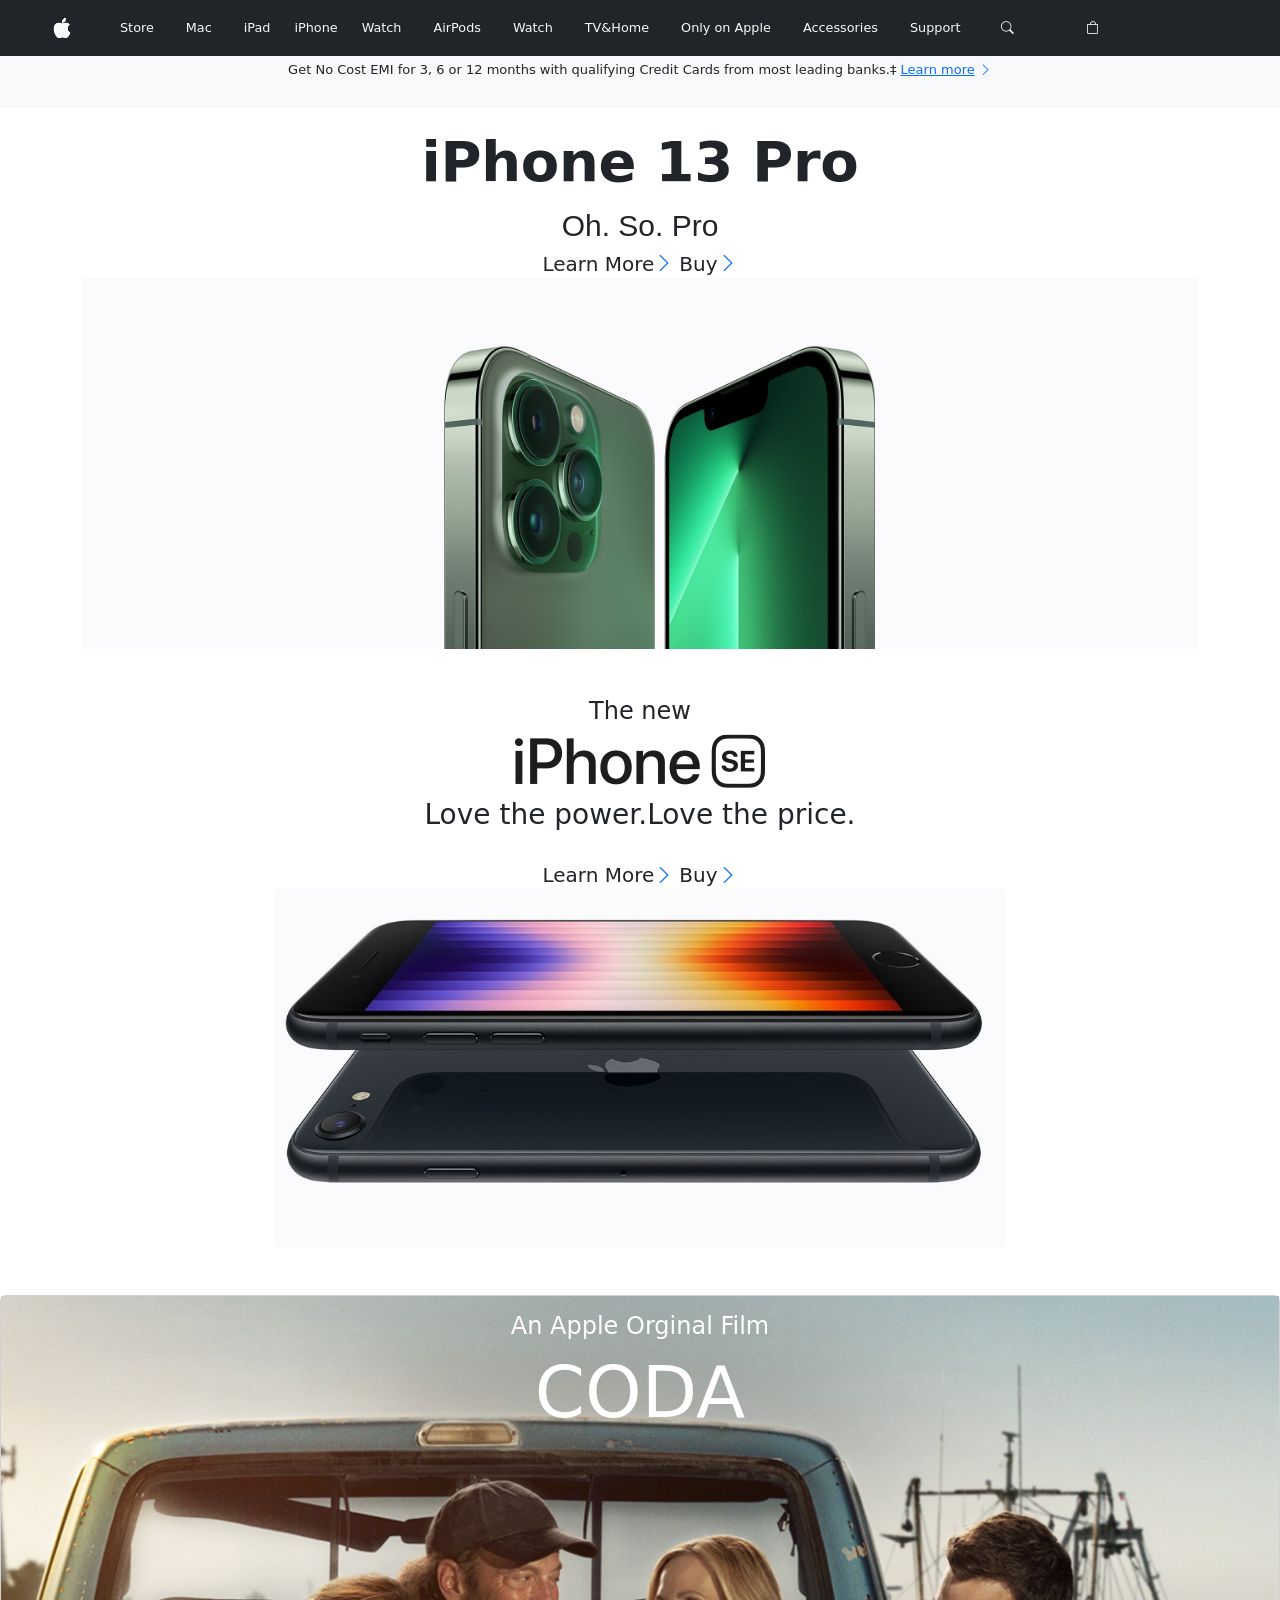
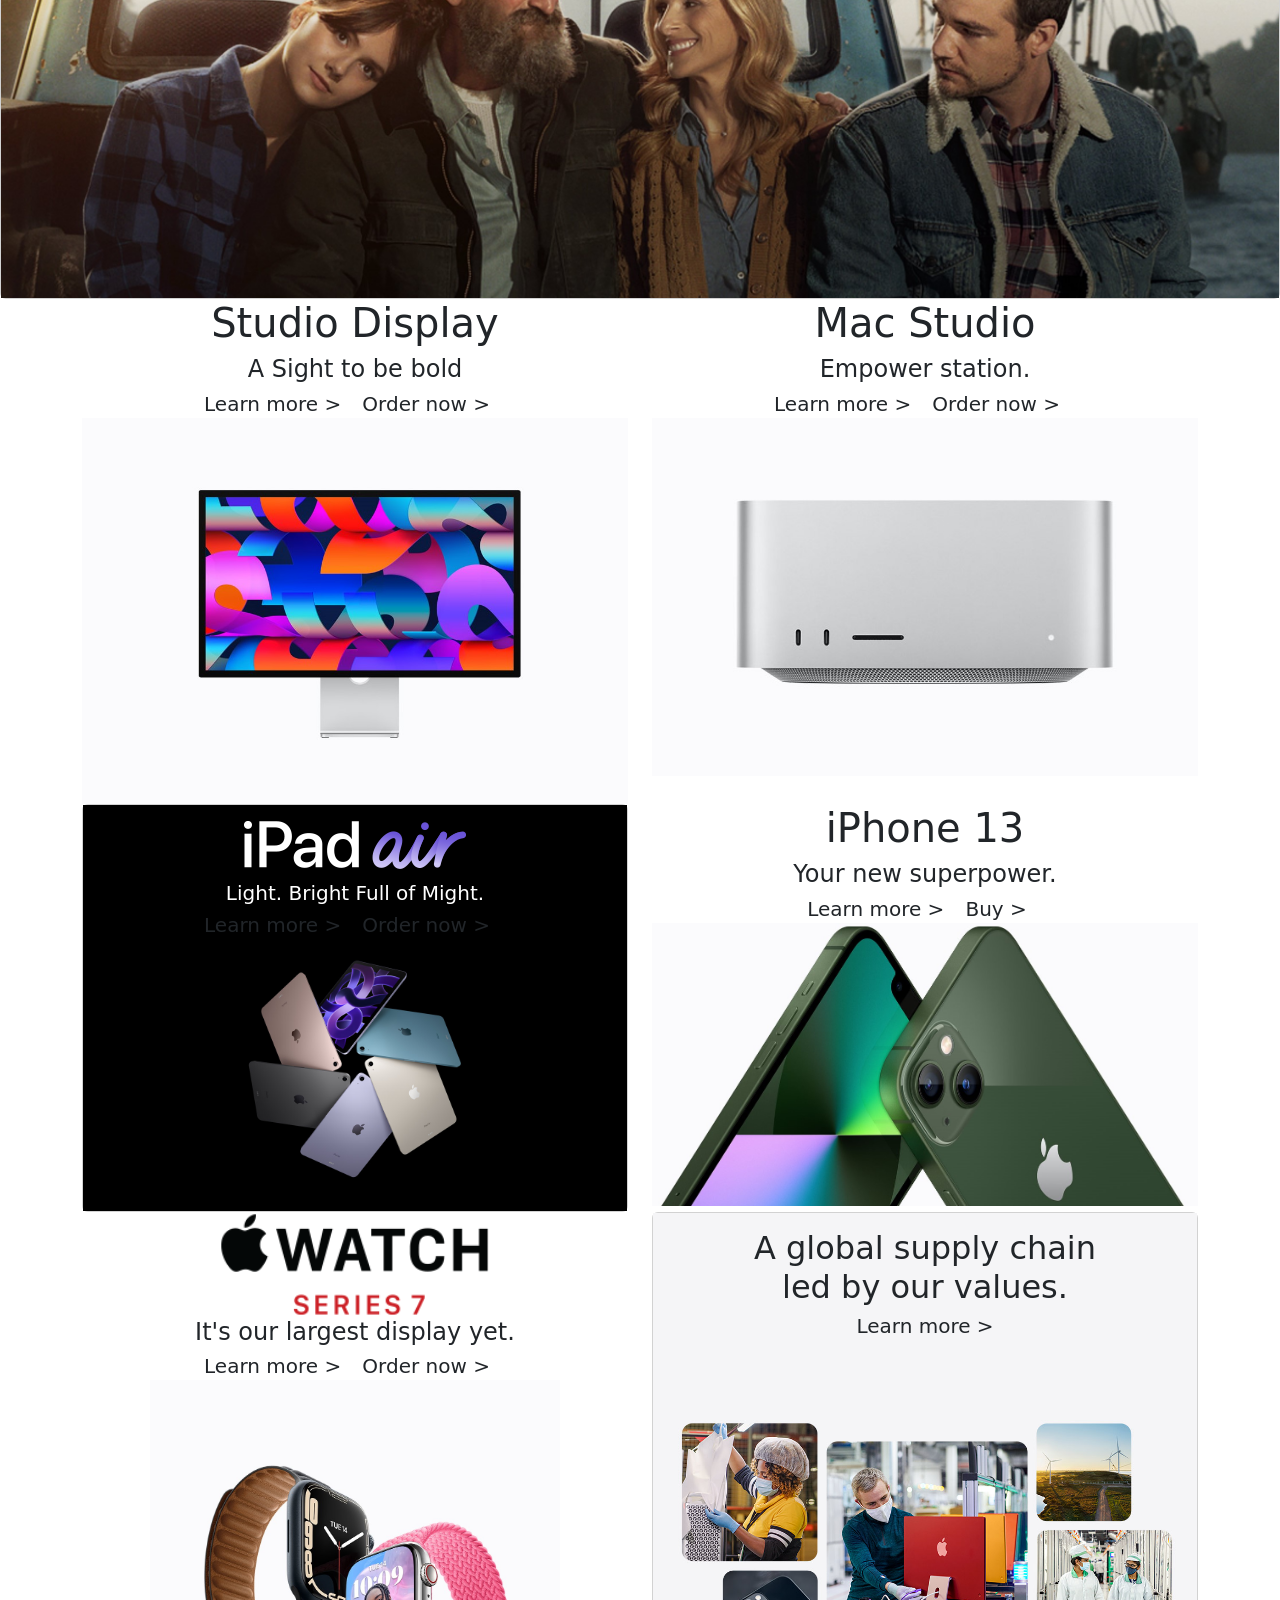
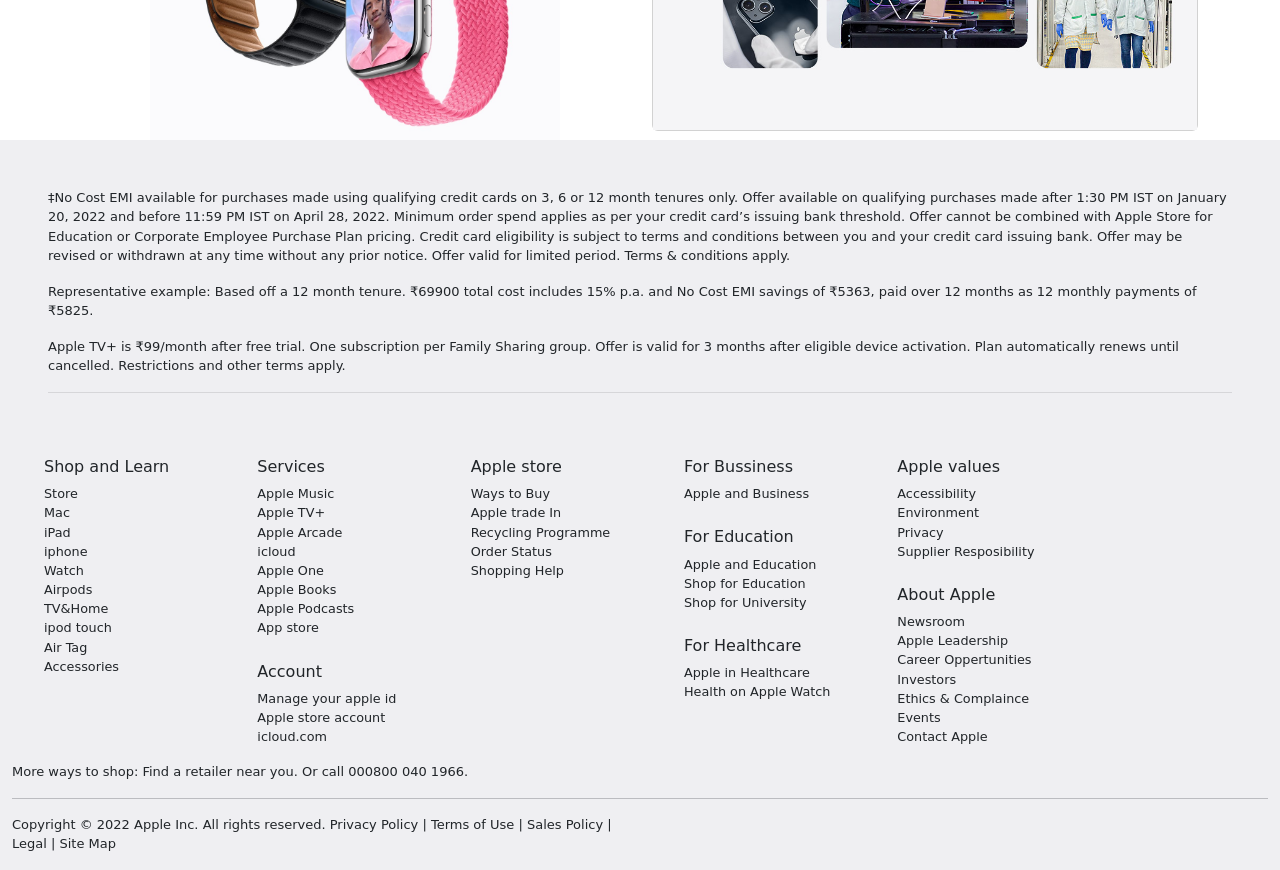
<file: index.html>
<!DOCTYPE html>
<html lang="en">
<head>
    <meta charset="UTF-8">
    <meta http-equiv="X-UA-Compatible" content="IE=edge">
    <meta name="viewport" content="width=device-width, initial-scale=1.0">
    <title>Apple(India)</title>
    <link rel="shortcut icon" href="image/favicon.png" type="image/x-icon">
    <link rel="stylesheet" href="style.css">
    
<link href="https://cdn.jsdelivr.net/npm/bootstrap@5.1.3/dist/css/bootstrap.min.css" rel="stylesheet" integrity="sha384-1BmE4kWBq78iYhFldvKuhfTAU6auU8tT94WrHftjDbrCEXSU1oBoqyl2QvZ6jIW3" crossorigin="anonymous">
<link rel="stylesheet" href="https://cdn.jsdelivr.net/npm/bootstrap-icons@1.8.1/font/bootstrap-icons.css">
</head>
<body>
  <header >   
      <nav class="navbar fixed-top  navbar-expand-lg navbar-light bg-dark">
        <div class="container mx-4">
            <a class="navbar-brand text-light px-3" href="#"><i class="bi bi-apple"></i></a>
            <button class=" navbar-toggler" type="button" data-bs-toggle="collapse" data-bs-target="#navbarNav" aria-controls="navbarNav" aria-expanded="false" aria-label="Toggle navigation">
              <span class="navbar-toggler-icon"></span>
            </button>
            <div class="collapse navbar-collapse" id="navbarNav">
              <ul class="navbar-nav">
                <li class="nav-item active">
                  <a class="nav-link text-light px-3" href="#">Store</a>
                </li>
                <li class="nav-item">
                  <a class="nav-link text-light px-3" href="#">Mac</a>
                </li>
                <li class="nav-item">
                  <a class="nav-link text-light px-3" href="#">iPad</a>
                </li>
                <li class="nav-item">
                  <a class="nav-link text-light" href="#">iPhone</a>
                </li>
                <li class="nav-item">
                  <a class="nav-link text-light px-3" href="#">Watch</a>
                </li>
                <li class="nav-item">
                  <a class="nav-link text-light px-3" href="#">AirPods</a>
                </li>
                <li class="nav-item">
                  <a class="nav-link text-light px-3" href="#">Watch</a>
                </li>
                <li class="nav-item">
                  <a class="nav-link text-light px-3" href="#">TV&Home</a>
                </li>
                <li class="nav-item">
                  <a class="nav-link text-light px-3" href="#">Only on Apple</a>
                </li>
                <li class="nav-item">
                  <a class="nav-link text-light px-3" href="#">Accessories</a>
                </li>
                <li class="nav-item">
                  <a class="nav-link text-light px-3" href="#">Support</a>
                </li>
                <li class="nav-item">
                  <a class="nav-link text-light px-4" href="#"><i class="bi bi-search"></i></a>
                </li>
                <li class="nav-item">
                  <a class="nav-link text-light px-5" href="sign.html"><i class="bi bi-bag"></i></a>
                </li>
              </ul>
            </div>
          </div>
        </nav>
        </div>
      </header>
    <section class="bg-light p-1">
            <p class="text-dark text-center mt-5 text-sm-center p-2">Get No Cost EMI for 3, 6 or 12 months with qualifying Credit Cards from most leading banks.‡ <a href="#">Learn more</a>
           <i class="bi bi-chevron-right text-primary"></i>
           </p>
   </section>
   <section>
    <div class="container">
          <div class="text-center text-sm-center pt-4">
            <h2 class="iphone13">iPhone 13 Pro</h2>
        </div>
       <div class="text-center text-sm-center pt-2">
        <h4 class="ohsopro">Oh. So. Pro</h4>
        </div>
        <div class="text-center">
            <a href="#" class="text-decoration-none h5 mt-2" >Learn More<i class="bi bi-chevron-right text-primary"></i></a>
            <a href="#" class="pl-6 text-decoration-none h5">Buy<i class="bi bi-chevron-right text-primary"></i></a>
        </div>
        <img src="image/3.jpg" alt="" class="img-fluid">
    </div>
</section>
<section>
  <div class="container p-5">
    <div class="row ">
      <div class="col-md-12 text-center ">
        
        <h4 class="text-dark text-decoration-none">The new</h4>
        <a href=""><img src="image/iphonese1.png" alt=""></a>
         <h3><a href="#" class="font-weight-normal text-dark text-decoration-none ">Love the power.Love the price.</a></h3>
         <br> 
         <a href="#" class="text-decoration-none h5">Learn More<i class="bi bi-chevron-right text-primary"></i></a>
          <a href="#" class=" text-decoration-none h5 pl-5">Buy<i class="bi bi-chevron-right text-primary"></i></a>
        <div class="text-center">
          <img src="image/se5.jpeg" alt="" srcset="" class="img-fluid "height="50%" width="70%">
         </div>
      </div>
    </div>
  </div>
</section>
<section>
  <div class="card text-white ">
    <img src="image/hero_coda__cv3jny7jpe6a_large_2x.jpeg" alt="" srcset="" class="img-fluid">
    <div class="card-img-overlay">
      <h4 class="card-title text-center">An Apple Orginal Film</h4>
      <h1 class="card-title text-center display-2">CODA</h1>
    
      <!-- <h4 class="card-text text-center ">WINNER OF 3 ACADEMY AWARDS<br> INCLUDING BEST PICTURE</h4>
      <h5 class="card-text text-center ">Stream now <i class="bi bi-play-circle"></i></h5> -->
  
    </div>
  </div>
</section>
<section>
<div class="container">
  <div class="row">
    <div class="col-lg-6">
    <div class="col-sm-12 text-center">
    <h1 >Studio Display</h1>
    <h4>A Sight to be bold</h4>
    <a href="" class="text-decoration-none h5">Learn more ></a>
    <a href="" class="text-decoration-none mx-3 h5">Order now ></a>
    <img src="image/desk.jpeg" alt="" class="img-fluid">
    </div>
  </div>
    <div class="col-lg-6">
    <div class="col-sm-12 text-center">
      <h1 >Mac Studio</h1>
      <h4>Empower station.</h4>
      <a href="" class="text-decoration-none h5">Learn more ></a>
      <a href="" class="text-decoration-none mx-3 h5">Order now ></a>
      <img src="image/macstudio.jpeg" alt="" class="img-fluid">
    </div>
   </div>
 </div>
</div>
</section>
<section>
  <div class="container">
    <div class="row">
      <div class="col-lg-6">
      <div class="col-sm-12 text-center">
        <div class="card">
          <img src="image/ipadai.jpeg" alt="" srcset="" class="img-fluid" >
          <div class="card-img-overlay">
            <img src="image/ipadair.png" alt="" class="img-fluid">
            <h5 class="card-title text-center text-white">Light. Bright Full of Might.</h5>
            <a href="" class="text-decoration-none h5">Learn more ></a>
            <a href="" class="text-decoration-none mx-3 h5">Order now ></a>
            </div>
      </div>
    </div>
    </div>
      <div class="col-lg-6">
      <div class="col-sm-12 text-center">
        <h1 >iPhone 13</h1>
        <h4>Your new superpower.</h4>
        <a href="" class="text-decoration-none h5">Learn more ></a>
        <a href="" class="text-decoration-none mx-3 h5">Buy ></a>
        <img src="image/promo_iphone13_.jpeg" alt="" class="img-fluid">
      </div>
     </div>
   </div>
  </div>
  </section>
  <section>
    <div class="container">
      <div class="row">
        <div class="col-lg-6">
        <div class="col-sm-12 text-center">
            <img src="image/watchlogo.png" alt="" srcset="" class="img-fluid" width="50%" height="50% mx-auto d-block">
              <h4>It's our largest display yet.</h4>
              <a href="" class="text-decoration-none h5">Learn more ></a>
              <a href="" class="text-decoration-none mx-3 h5">Order now ></a>
              <img src="image/watch.jpeg" alt="" class="img-fluid" style="width: 75%;">
              </div>
        </div>
    
        <div class="col-lg-6">
        <div class="col-sm-12 text-center">
          <div class="card">
            <img src="image/last.jpg" alt="" srcset="" class="img-fluid" >
            <div class="card-img-overlay">
              <h2 class="card-title text-center text-dark">A global supply chain <br> led by our values.</h2>
              <a href="" class="text-decoration-none h5">Learn more ></a>
        </div>
       </div>
     </div>
    </div>
    </section>
<footer>
      <div class="container-fluid">
      <div class="row footer-background">
        <div class="col-md-12 p-5">
          <p>‡No Cost EMI available for purchases made using qualifying credit cards on 3, 6 or 12 month tenures only. Offer available on qualifying purchases made after 1:30 PM IST on January 20, 2022 and before 11:59 PM IST on April 28, 2022. Minimum order spend applies as per your credit card’s issuing bank threshold. Offer cannot be combined with Apple Store for Education or Corporate Employee Purchase Plan pricing. Credit card eligibility is subject to terms and conditions between you and your credit card issuing bank. Offer may be revised or withdrawn at any time without any prior notice. Offer valid for limited period. Terms & conditions apply.</p>
           <p>Representative example: Based off a 12 month tenure. ₹69900 total cost includes 15% p.a. and No Cost EMI savings of ₹5363, paid over 12 months as 12 monthly payments of ₹5825.</p>
           <p>Apple TV+ is ₹99/month after free trial. One subscription per Family Sharing group. Offer is valid for 3 months after eligible device activation. Plan automatically renews until cancelled. Restrictions and other terms apply.</p>
           <hr class="hrstyle">
          </div class="container">
          <div class="col-12 col-sm-12 col-md-6 col-lg-2 col-xl-2">
            <ul style="list-style: none;">
              <li><h6>Shop and Learn</h6></li>
              <li>Store</li>
              <li>Mac</li>
              <li>iPad</li>
              <li>iphone</li>
              <li>Watch</li>
              <li>Airpods</li>
              <li>TV&Home</li>
              <li>ipod touch</li>
              <li>Air Tag</li>
              <li>Accessories</li>
  
            </ul>
          </div>
          <div class="col-12 col-sm-12 col-md-6 col-lg-2 col-xl-2">
            <ul style="list-style: none;">
              <li><h6>Services</h6></li>
              <li>Apple Music</li>
              <li>Apple TV+</li>
              <li>Apple Arcade</li>
              <li>icloud</li>
              <li>Apple One</li>
              <li>Apple Books</li>
              <li>Apple Podcasts</li>
              <li>App store</li><br>
              <li><h6>Account</h6></li>
              <li>Manage your apple id</li>
              <li>Apple store account</li>
              <li>icloud.com</li>
  
            </ul>
          </div>
          <div class="col-12 col-sm-12 col-md-6 col-lg-2 col-xl-2">
            <ul style="list-style: none;">
              <li><h6>Apple store</h6></li>
              <li>Ways to Buy</li>
              <li>Apple trade In</li>
              <li>Recycling Programme</li>
              <li>Order Status</li>
              <li>Shopping Help</li>
              
  
            </ul>
          </div>
          <div class="col-12 col-sm-12 col-md-6 col-lg-2 col-xl-2">
            <ul style="list-style: none;">
              <li><h6>For Bussiness</h6></li>
              <li>Apple and Business</li><br>
              <li><h6>For Education</h6></li>
              <li>Apple and Education</li>
              <li>Shop for Education</li>
              <li>Shop for University</li><br>
              <li><h6>For Healthcare</h6></li>
              <li>Apple in Healthcare</li>
              <li>Health on Apple Watch</li>
              
  
            </ul>
          </div>
          <div class="col-12 col-sm-12 col-md-6 col-lg-2 col-xl-2">
            <ul style="list-style: none;">
              <li><h6>Apple values</h6></li>
              <li>Accessibility</li>
              <li>Environment</li>
              <li>Privacy</li>
              <li>Supplier Resposibility</li><br>
              <li><h6>About Apple</h6></li>
              <li>Newsroom</li>
              <li>Apple Leadership</li>
              <li>Career Oppertunities</li>
              <li>Investors</li>
              <li>Ethics & Complaince</li>
              <li>Events</li>
              <li>Contact Apple</li>
  
            </ul>
          </div>
          <div class="container pl-5">
          <div class="col-md-6 ">
           <p>More ways to shop: Find a retailer near you. Or call 000800 040 1966.</p>
          </div>
          <hr>
          <div class="col-md-6 ">
            <p >Copyright © 2022 Apple Inc. All rights reserved.<a href="" class="text-decoration-none text-dark"> Privacy Policy | </a> <a href="" class="text-decoration-none text-dark"> Terms of Use | </a> <a href="" class="text-decoration-none text-dark"> Sales Policy | </a>  <a href="" class="text-decoration-none text-dark"> Legal | </a> <a href=""class="text-decoration-none text-dark"> Site Map  </a></p>
          </div>
        </div>
      </div>
    </div>
  </footer>

    <!-- JavaScript Bundle with Popper -->
<script src="https://cdn.jsdelivr.net/npm/bootstrap@5.1.3/dist/js/bootstrap.bundle.min.js" integrity="sha384-ka7Sk0Gln4gmtz2MlQnikT1wXgYsOg+OMhuP+IlRH9sENBO0LRn5q+8nbTov4+1p" crossorigin="anonymous"></script>
</body>
</html>
</file>
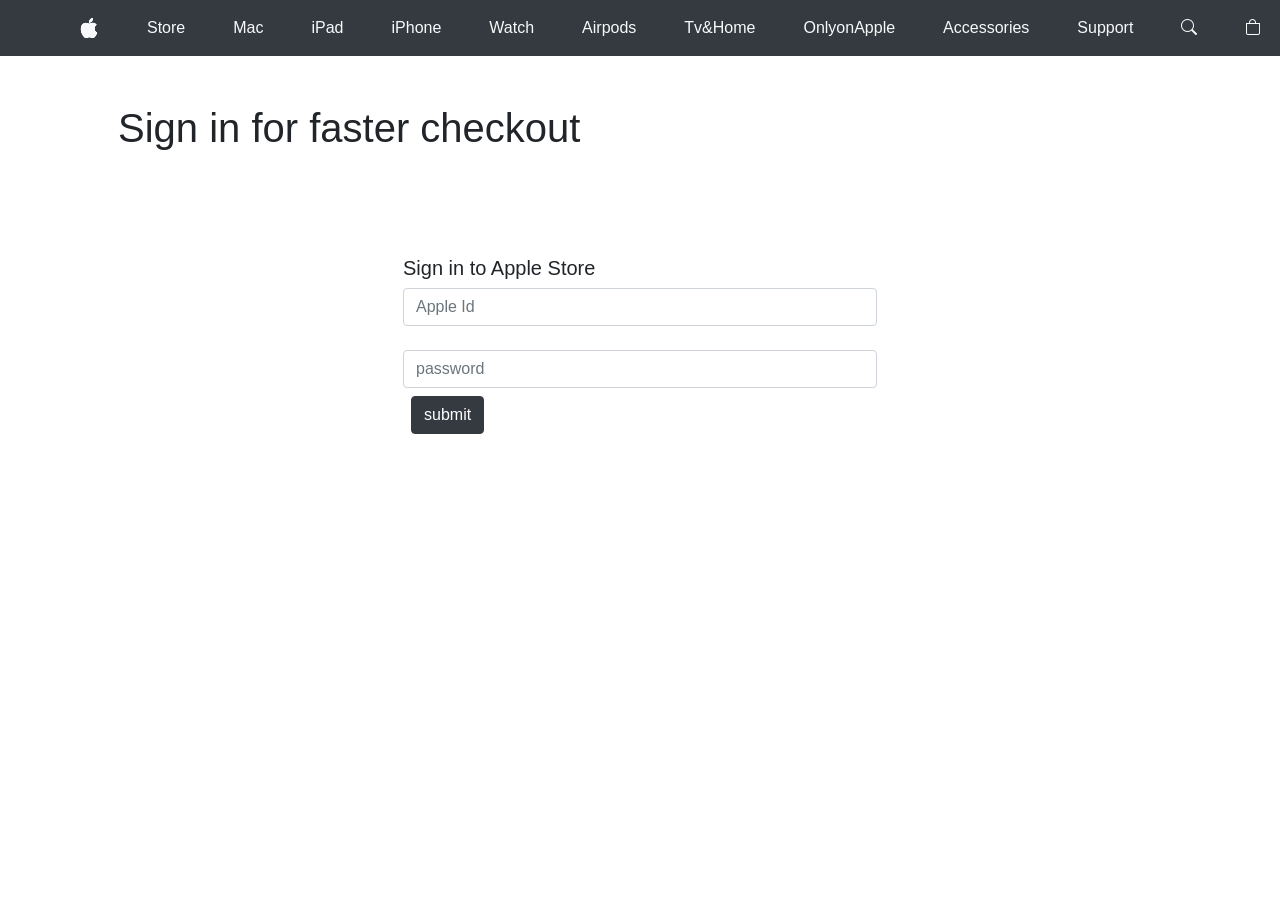
<file: sign.html>
<!DOCTYPE html>
<html lang="en">
<head>
    <meta charset="UTF-8">
    <meta http-equiv="X-UA-Compatible" content="IE=edge">
    <meta name="viewport" content="width=device-width, initial-scale=1.0">
    <title>apple sign in page</title>
    <link rel="stylesheet" href=
"https://maxcdn.bootstrapcdn.com/bootstrap/4.4.1/css/bootstrap.min.css">
<link rel="stylesheet" href="https://cdn.jsdelivr.net/npm/bootstrap-icons@1.8.1/font/bootstrap-icons.css">

</head>
<body>
    <header>
        
        <div class=" bg-dark ">
          <nav class="navbar   navbar-expand-lg navbar-light bg-dark">
<div class="container mx-4">
<a class="navbar-brand text-light mx-4 " href="#"><i class="bi bi-apple"></i></a>
<button class=" navbar-toggler" type="button" data-bs-toggle="collapse" data-bs-target="#navbarNav" aria-controls="navbarNav" aria-expanded="false" aria-label="Toggle navigation">
  <span class="navbar-toggler-icon"></span>
</button>
<div class="collapse navbar-collapse" id="navbarNav">
<ul class="navbar-nav">
    <li class="nav-item mx-3">
      <a class="nav-link active text-light " aria-current="page" href="#">Store</a>
    </li>
    <li class="nav-item mx-3">
      <a class="nav-link text-light" href="#">Mac</a>
    </li>
    <li class="nav-item mx-3">
      <a class="nav-link text-light" href="#">iPad</a>
    </li>
    <li class="nav-item mx-3">
      <a class="nav-link text-light" href="#">iPhone</a>
    </li>
    <li class="nav-item mx-3">
      <a class="nav-link text-light" href="#">Watch</a>
    </li>
    <li class="nav-item mx-3">
      <a class="nav-link text-light" href="#">Airpods</a>
    </li>
    <li class="nav-item mx-3">
      <a class="nav-link text-light" href="#">Tv&Home</a>
    </li>
    <li class="nav-item mx-3">
      <a class="nav-link text-light" href="#">OnlyonApple</a>
    </li>
    <li class="nav-item mx-3">
      <a class="nav-link text-light" href="#">Accessories</a>
    </li>
    <li class="nav-item mx-3">
      <a class="nav-link text-light col-center" href="#">Support</a>
    </li>
    <li class="nav-item mx-3">
      <a class="nav-link text-light" href="#"><i class="bi bi-search"></i></a>
    </li>
    <li class="nav-item mx-3">
      <a class="nav-link text-light" href="#"><i class="bi bi-bag"></i></a>
    </li>
</ul>
</div>
</div>
</nav>
</div>

</header>
<section>
<div class="container">
    <div class="row">
        <div class="col-md-12 p-5 mx-auto">
            <h1>Sign in for faster checkout</h1>
        </div>
    <div class="col-md-6 p-5 mx-auto">
    
    
    <h5 >Sign in to Apple Store</h5>
    
<form  id="signin"  action="index.html" onsubmit="returnvalidate(event)">
<div class="input-group">
  <input type="text" class="form-control" placeholder="Apple Id" id="apple">
  </div>
  <br>
  <div class="input-group">
    <input type="password" class="form-control" placeholder="password"id="pass">
  </div>
  <div class="input-group-btn p-2">
    
    <button class="btn btn-dark"  type="submit">submit</button>
  </div>
</div>
</form>
  
    <!-- <a href="#" class="card-link">forgot your apple id or password</a> -->
    


</div>
</div>
</div>

</section>
<script src="apple.js"></script>
</body>
</html>
</file>
<file: style.css>
.navbar{
    font-size: 12px ;
}
p{
    font-size: 13px;
}
.iphone13{
    font-size: 56px;
    line-height: 1.07143;
    font-weight: 600;
    letter-spacing: -.005em;
}
.ohsopro{
    font-size: 30px;
    font-family: "SF Pro Display","SF Pro Icons","Helvetica Neue","Helvetica","Arial",sans-serif; 
}
/* .winner{
    margin-top: 50vh;
} */
li{
    font-size: .80rem
}
hr.hrstyle{
	border-top: 1px solid #8c8b8b;
}
.footer-background{
    background-color: #dfdfe47e;
}
</file>
